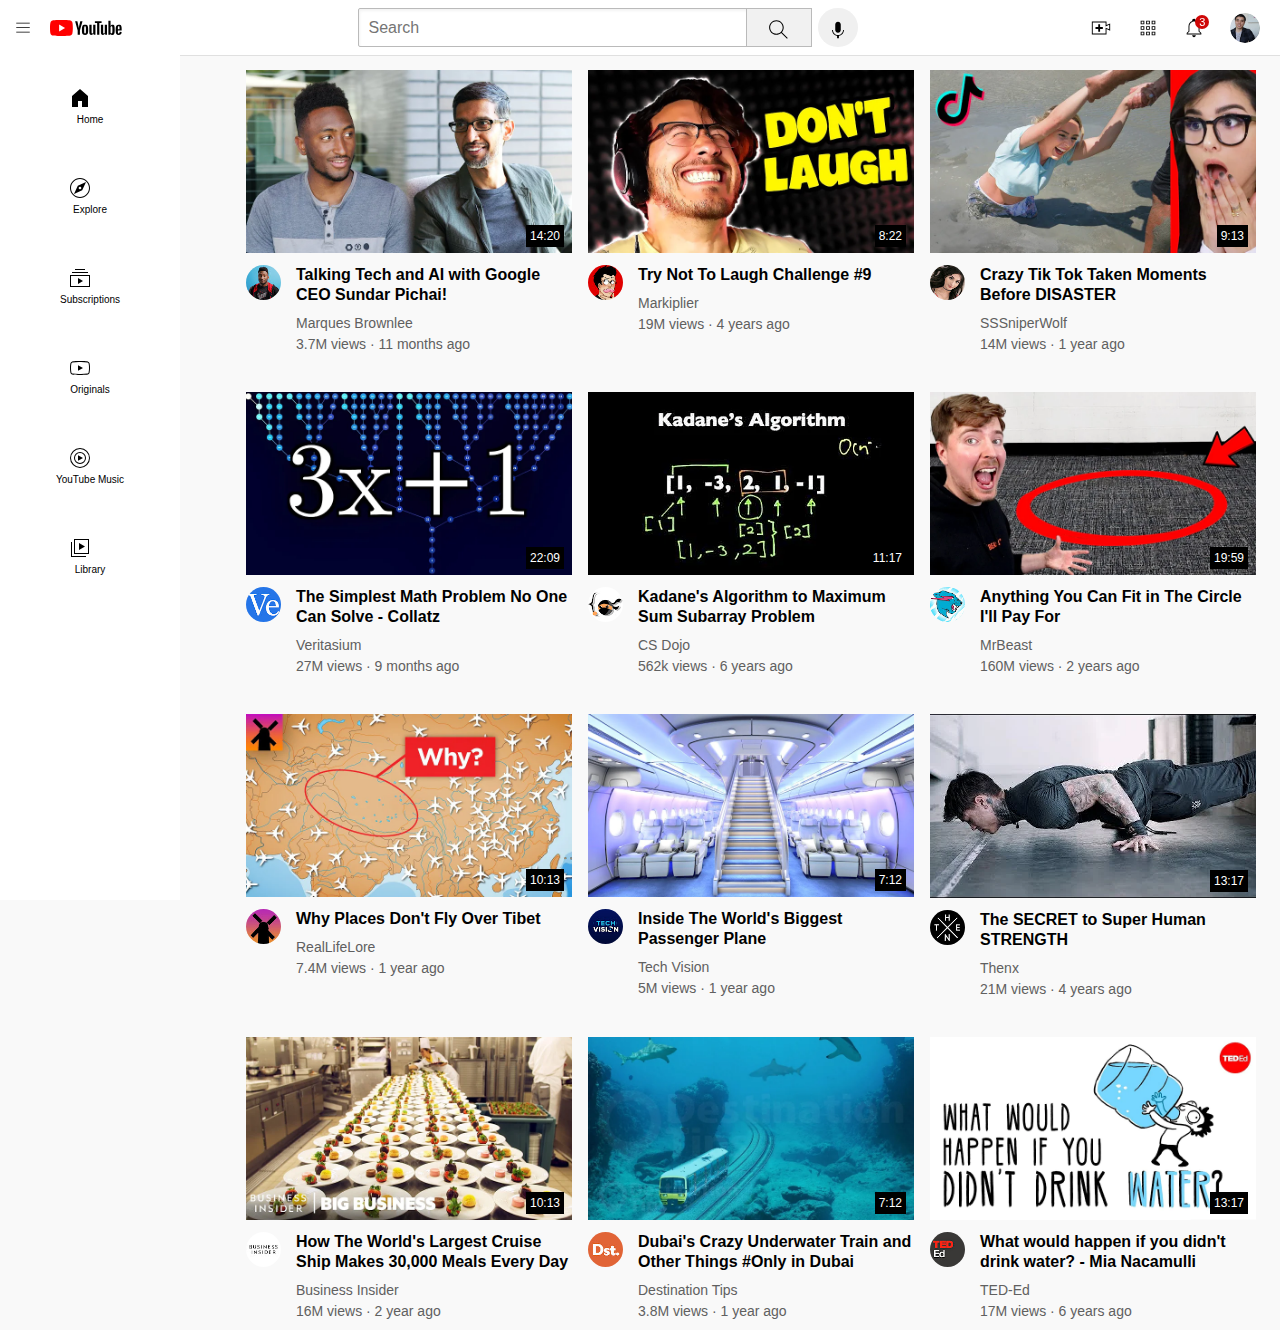
<file: index.html>
<!DOCTYPE html>
<html lang="en">
<head>
  <meta charset="UTF-8">
  <meta http-equiv="X-UA-Compatible" content="IE=edge">
  <meta name="viewport" content="width=device-width, initial-scale=1.0">
  <title>YouTube Clone</title>

  <link rel="stylesheet" href="index.css">
 
</head>
<body>
  
  <header class="header">
    <div class="left-section">
      <img class="hamburger-menu" src="hamburger-menu.svg" alt="">
      <img class="youtube-logo" src="youtube-logo.svg" alt="">
    </div>

  
    <div class="middle-section">
      <input class="search-bar" type="text" placeholder="Search">
      <button class="search-button">
        <img class="search-icon" src="search.svg" alt="">
        <div class="tooltip">Search</div>
      </button>
      <button class="voice-search-button">
        <img class="voice-search-icon" src="voice-search-icon.svg" alt="">
        <div class="tooltip">Search with your voice</div>
      </button>
    </div>

    <div class="right-section">
      <div class="upload-icon-container">
        <img class="upload-icon" src="upload.svg" alt="">
        <div class="tooltip">Create</div>
      </div>
      
      <div class="youtube-icon-container">
        <img class="youtube-icon" src="youtube-apps.svg" alt="">
        <div class="tooltip">Youtube apps</div>
      </div>

      <div class="notification-icon-container">
        <img class="notification-icon" src="notifications.svg" alt="">
        <div class="tooltip">Notifications</div>
        <div class="notification-count">3</div>
      </div>
      <img class="current-user-picture" src="my-channel.jpeg" alt="">
    </div>
  </header>

  <nav class="sidebar">
    <div class="sidebar-link">
      <img src="home.svg" alt="">
      <div>Home</div>
    </div>
    <div class="sidebar-link">
      <img src="explore.svg" alt="">
      <div>Explore</div>
    </div>
    <div class="sidebar-link">
      <img src="subscriptions.svg" alt="">
      <div>Subscriptions</div>
    </div>
    <div class="sidebar-link">
      <img src="originals.svg" alt="">
      <div>Originals</div>
    </div>
    <div class="sidebar-link">
      <img src="youtube-music.svg" alt="">
      <div>YouTube Music</div>
    </div>
    <div class="sidebar-link">
      <img src="library.svg" alt="">
      <div>Library</div>
    </div>
  </nav>
<main>
  <section class="video-grid">
    <div class="video-preview">
      <div class="thumbnail-row">
        <a href="https://youtube.com/watch?v=n2RNcPRtAiY" target="_blank"><img class="thumbnail" src="thumbnail-1.webp" alt=""></a>
        <div class="video-time">14:20</div>
      </div>
      <div class="video-info-grid">
        <div class="channel-picture-container">
          <div class="channel-picture">
            <a href="https://youtube.com/watch?v=n2RNcPRtAiY" target="_blank"><img class="profile-picture" src="channel-1.jpeg" alt=""></a>
            <div class="tooltip">
              <div>
                <img class="profile-picture-tooltip" src="channel-1.jpeg" alt="">
              </div>
              <div>
                <p class="video-author-tooltip">
                  Marques Brownlee
                </p>
                <p class="video-stats-tooltip">
                  15M subscribers
                </p>
              </div>              
            </div>
          </div>
        </div>
        <div class="video-info">
          <p class="video-title">
            Talking Tech and AI with Google CEO Sundar Pichai!
          </p>
          <p class="video-author">
            Marques Brownlee
          </p>
          <p class="video-stats">
            3.7M views &#183; 11 months ago
          </p>
        </div>
      </div>
    </div>
  
    <div class="video-preview">
      <div class="thumbnail-row">
        <a href="https://youtube.com/watch?v=mP0RAo9SKZk" target="_blank">
          <img class="thumbnail" src="thumbnail-2.webp" alt="">
        </a>
        <div class="video-time">8:22</div>
      </div>
      <div class="video-info-grid">
        <div class="channel-picture-container">
          <div class="channel-picture">
            <a href="https://youtube.com/watch?v=mP0RAo9SKZk" target="_blank"><img class="profile-picture" src="channel-2.jpeg" alt="">
            </a>
            <div class="tooltip">
              <div>
                <img class="profile-picture-tooltip" src="channel-2.jpeg" alt="">
              </div>
              <div>
                <p class="video-author-tooltip">
                  Markiplier
                </p>
                <p class="video-stats-tooltip">
                  30M subscribers
                </p>
              </div>              
            </div>
          </div>
        </div>
        <div class="video-info">
          <p class="video-title">
            Try Not To Laugh Challenge #9
          </p>
          <p class="video-author">
            Markiplier
          </p>
          <p class="video-stats">
            19M views &#183; 4 years ago
          </p>
        </div>
      </div>
    </div>
  
    <div class="video-preview">
      <div class="thumbnail-row">
        <a href="https://youtube.com/watch?v=FgjPQQeTh1w" target="_blank">
          <img class="thumbnail" src="thumbnail-3.webp" alt="">
        </a>
        <div class="video-time">9:13</div>
      </div>
      <div class="video-info-grid">
        <div class="channel-picture-container">
          <div class="channel-picture">
            <a href="https://youtube.com/watch?v=FgjPQQeTh1w" target="_blank">
              <img class="profile-picture" src="channel-3.jpeg" alt="">
            </a>
            <div class="tooltip">
              <div>
                <img class="profile-picture-tooltip" src="channel-3.jpeg" alt="">
              </div>
              <div>
                <p class="video-author-tooltip">
                  SSSniperWolf
                </p>
                <p class="video-stats-tooltip">
                  30M subscribers
                </p>
              </div>              
            </div>
          </div>
        </div>
        <div class="video-info">
            <p class="video-title">
              Crazy Tik Tok Taken Moments Before DISASTER
            </p>
          <p class="video-author">
            SSSniperWolf
          </p>
          <p class="video-stats">
            14M views &#183; 1 year ago
          </p>
        </div>
      </div>
    </div>
  
    <div class="video-preview">
      <div class="thumbnail-row">
        <a href="https://youtube.com/watch?v=094y1Z2wpJg" target="_blank">
          <img class="thumbnail" src="thumbnail-4.webp" alt="">
        </a>
        <div class="video-time">22:09</div>
      </div>
      <div class="video-info-grid">
        <div class="channel-picture-container">
          <div class="channel-picture">
            <a href="https://youtube.com/watch?v=094y1Z2wpJg" target="_blank">
              <img class="profile-picture" src="channel-4.jpeg" alt="">
            </a>
            <div class="tooltip">
              <div>
                <img class="profile-picture-tooltip" src="channel-4.jpeg" alt="">
              </div>
              <div>
                <p class="video-author-tooltip">
                  Veritasium
                </p>
                <p class="video-stats-tooltip">
                  30M subscribers
                </p>
              </div>              
            </div>
          </div>
        </div>
        <div class="video-info">
            <p class="video-title">
              The Simplest Math Problem No One Can Solve - Collatz
            </p>
          <p class="video-author">
            Veritasium
          </p>
          <p class="video-stats">
            27M views &#183; 9 months ago
          </p>
        </div>
      </div>
    </div>
  
    <div class="video-preview">
      <div class="thumbnail-row">
        <a href="https://youtube.com/watch?v=86CQq3pKSUw" target="_blank">
          <img class="thumbnail" src="thumbnail-5.webp" alt="">
        </a>
        <div class="video-time">11:17</div>
      </div>
      <div class="video-info-grid">
        <div class="channel-picture-container">
          <div class="channel-picture">
            <a href="https://youtube.com/watch?v=86CQq3pKSUw" target="_blank">
              <img class="profile-picture" src="channel-5.jpeg" alt="">
            </a>
            <div class="tooltip">
              <div>
                <img class="profile-picture-tooltip" src="channel-5.jpeg" alt="">
              </div>
              <div>
                <p class="video-author-tooltip">
                  CS Dojo
                </p>
                <p class="video-stats-tooltip">
                  30M subscribers
                </p>
              </div>              
            </div>
          </div>
        </div>
        <div class="video-info">
            <p class="video-title">
              Kadane's Algorithm to Maximum Sum Subarray Problem
            </p>
          <p class="video-author">
            CS Dojo
          </p>
          <p class="video-stats">
            562k views &#183; 6 years ago
          </p>
        </div>
      </div>
    </div>
  
    <div class="video-preview">
      <div class="thumbnail-row">
        <a href="https://youtube.com/watch?v=yXWw0_UfSFg" target="_blank">
          <img class="thumbnail" src="thumbnail-6.webp" alt="">
        </a>
        <div class="video-time">19:59</div>
      </div>
      <div class="video-info-grid">
        <div class="channel-picture-container">
          <div class="channel-picture">
            <a href="https://youtube.com/watch?v=yXWw0_UfSFg" target="_blank">
              <img class="profile-picture" src="channel-6.jpeg" alt="">
            </a>
            <div class="tooltip">
              <div>
                <img class="profile-picture-tooltip" src="channel-6.jpeg" alt="">
              </div>
              <div>
                <p class="video-author-tooltip">
                  MrBeast
                </p>
                <p class="video-stats-tooltip">
                  30M subscribers
                </p>
              </div>              
            </div>
          </div>
        </div>
        <div class="video-info">
            <p class="video-title">
              Anything You Can Fit in The Circle I'll Pay For
            </p>
          <p class="video-author">
            MrBeast
          </p>
          <p class="video-stats">
            160M views &#183; 2 years ago
          </p>
        </div>
      </div>
    </div>

    <div class="video-preview">
      <div class="thumbnail-row">
        <a href="https://youtube.com/watch?v=fNVa1qMbF9Y" target="_blank">
          <img class="thumbnail" src="thumbnail-7.webp" alt="">
        </a>
        <div class="video-time">10:13</div>
      </div>
      <div class="video-info-grid">
        <div class="channel-picture-container">
          <div class="channel-picture">
            <a href="https://youtube.com/watch?v=fNVa1qMbF9Y" target="_blank">
              <img class="profile-picture" src="channel-7.jpeg" alt="">
            </a>
            <div class="tooltip">
              <div>
                <img class="profile-picture-tooltip" src="channel-7.jpeg" alt="">
              </div>
              <div>
                <p class="video-author-tooltip">
                  RealLifeLore
                </p>
                <p class="video-stats-tooltip">
                  30M subscribers
                </p>
              </div>              
            </div>
          </div>
        </div>
        <div class="video-info">
            <p class="video-title">
              Why Places Don't Fly Over Tibet
            </p>
          <p class="video-author">
            RealLifeLore
          </p>
          <p class="video-stats">
            7.4M views &#183; 1 year ago
          </p>
        </div>
      </div>
    </div>
  
    <div class="video-preview">
      <div class="thumbnail-row">
        <a href="https://youtube.com/watch?v=lFm4EM1juls" target="_blank">
          <img class="thumbnail" src="thumbnail-8.webp" alt="">
        </a>
        <div class="video-time">7:12</div>
      </div>
      <div class="video-info-grid">
        <div class="channel-picture-container">
          <div class="channel-picture">
            <a href="https://youtube.com/watch?v=lFm4EM1juls" target="_blank">
              <img class="profile-picture" src="channel-8.jpeg" alt="">
            </a>
            <div class="tooltip">
              <div>
                <img class="profile-picture-tooltip" src="channel-8.jpeg" alt="">
              </div>
              <div>
                <p class="video-author-tooltip">
                  Tech Vision
                </p>
                <p class="video-stats-tooltip">
                  30M subscribers
                </p>
              </div>              
            </div>
          </div>
        </div>
        <div class="video-info">
            <p class="video-title">
              Inside The World's Biggest Passenger Plane
            </p>
          <p class="video-author">
            Tech Vision
          </p>
          <p class="video-stats">
            5M views &#183; 1 year ago
          </p>
        </div>
      </div>
    </div>
  
    <div class="video-preview">
      <div class="thumbnail-row">
        <a href="https://youtube.com/watch?v=ixmxOlcrlUc" target="_blank">
          <img class="thumbnail" src="thumbnail-9.webp" alt="">
        </a>
        <div class="video-time">13:17</div>
      </div>
      <div class="video-info-grid">
        <div class="channel-picture-container">
          <div class="channel-picture">
            <a href="https://youtube.com/watch?v=ixmxOlcrlUc" target="_blank">
              <img class="profile-picture" src="channel-9.jpeg" alt="">
            </a>
            <div class="tooltip">
              <div>
                <img class="profile-picture-tooltip" src="channel-9.jpeg" alt="">
              </div>
              <div>
                <p class="video-author-tooltip">
                  Thenx
                </p>
                <p class="video-stats-tooltip">
                  30M subscribers
                </p>
              </div>              
            </div>
          </div>
        </div>
        <div class="video-info">
            <p class="video-title">
              The SECRET to Super Human STRENGTH
          </p>
          <p class="video-author">
            Thenx
          </p>
          <p class="video-stats">
            21M views &#183; 4 years ago
          </p>
        </div>
      </div>
    </div>

    <div class="video-preview">
      <div class="thumbnail-row">
        <a href="https://youtube.com/watch?v=R2vXbFp5C9o" target="_blank">
          <img class="thumbnail" src="thumbnail-10.webp" alt="">
        </a>
        <div class="video-time">10:13</div>
      </div>
      <div class="video-info-grid">
        <div class="channel-picture-container">
          <div class="channel-picture">
            <a href="https://youtube.com/watch?v=R2vXbFp5C9o" target="_blank">
              <img class="profile-picture" src="channel-10.jpeg" alt="">
            </a>
            <div class="tooltip">
              <div>
                <img class="profile-picture-tooltip" src="channel-10.jpeg" alt="">
              </div>
              <div>
                <p class="video-author-tooltip">
                  Business Insider
                </p>
                <p class="video-stats-tooltip">
                  30M subscribers
                </p>
              </div>              
            </div>
          </div>
        </div>
        <div class="video-info">
            <p class="video-title">
              How The World's Largest Cruise Ship Makes 30,000 Meals Every Day
            </p>
          <p class="video-author">
            Business Insider
          </p>
          <p class="video-stats">
            16M views &#183; 2 year ago
          </p>
        </div>
      </div>
    </div>
  
    <div class="video-preview">
      <div class="thumbnail-row">
        <a href="https://youtube.com/watch?v=0nZuYyXET3s" target="_blank">
          <img class="thumbnail" src="thumbnail-11.webp" alt="">
        </a>
        <div class="video-time">7:12</div>
      </div>
      <div class="video-info-grid">
        <div class="channel-picture-container">
          <div class="channel-picture">
            <a href="https://youtube.com/watch?v=0nZuYyXET3s" target="_blank">
              <img class="profile-picture" src="channel-11.jpeg" alt="">
            </a>
            <div class="tooltip">
              <div>
                <img class="profile-picture-tooltip" src="channel-11.jpeg" alt="">
              </div>
              <div>
                <p class="video-author-tooltip">
                  Destination Tips
                </p>
                <p class="video-stats-tooltip">
                  30M subscribers
                </p>
              </div>              
            </div>
          </div>
        </div>
        <div class="video-info">
            <p class="video-title">
              Dubai's Crazy Underwater Train and Other Things #Only in Dubai
            </p>
          <p class="video-author">
            Destination Tips
          </p>
          <p class="video-stats">
            3.8M views &#183; 1 year ago
          </p>
        </div>
      </div>
    </div>
  
    <div class="video-preview">
      <div class="thumbnail-row">
        <a href="https://youtube.com/watch?v=9iMGFqMmUFs" target="_blank">
          <img class="thumbnail" src="thumbnail-12.webp" alt="">
        </a>
        <div class="video-time">13:17</div>
      </div>
      <div class="video-info-grid">
        <div class="channel-picture-container">
          <div class="channel-picture">
            <a href="https://youtube.com/watch?v=9iMGFqMmUFs" target="_blank">
              <img class="profile-picture" src="channel-12.jpeg" alt="">
            </a>
            <div class="tooltip">
              <div>
                <img class="profile-picture-tooltip" src="channel-12.jpeg" alt="">
              </div>
              <div>
                <p class="video-author-tooltip">
                  TED-Ed
                </p>
                <p class="video-stats-tooltip">
                  30M subscribers
                </p>
              </div>              
            </div>
          </div>
        </div>
        <div class="video-info">
            <p class="video-title">
              What would happen if you didn't drink water? - Mia Nacamulli
          </p>
          <p class="video-author">
            TED-Ed
          </p>
          <p class="video-stats">
            17M views &#183; 6 years ago
          </p>
        </div>
      </div>
    </div>
  </section>
</main>
</body>
</html>
</file>
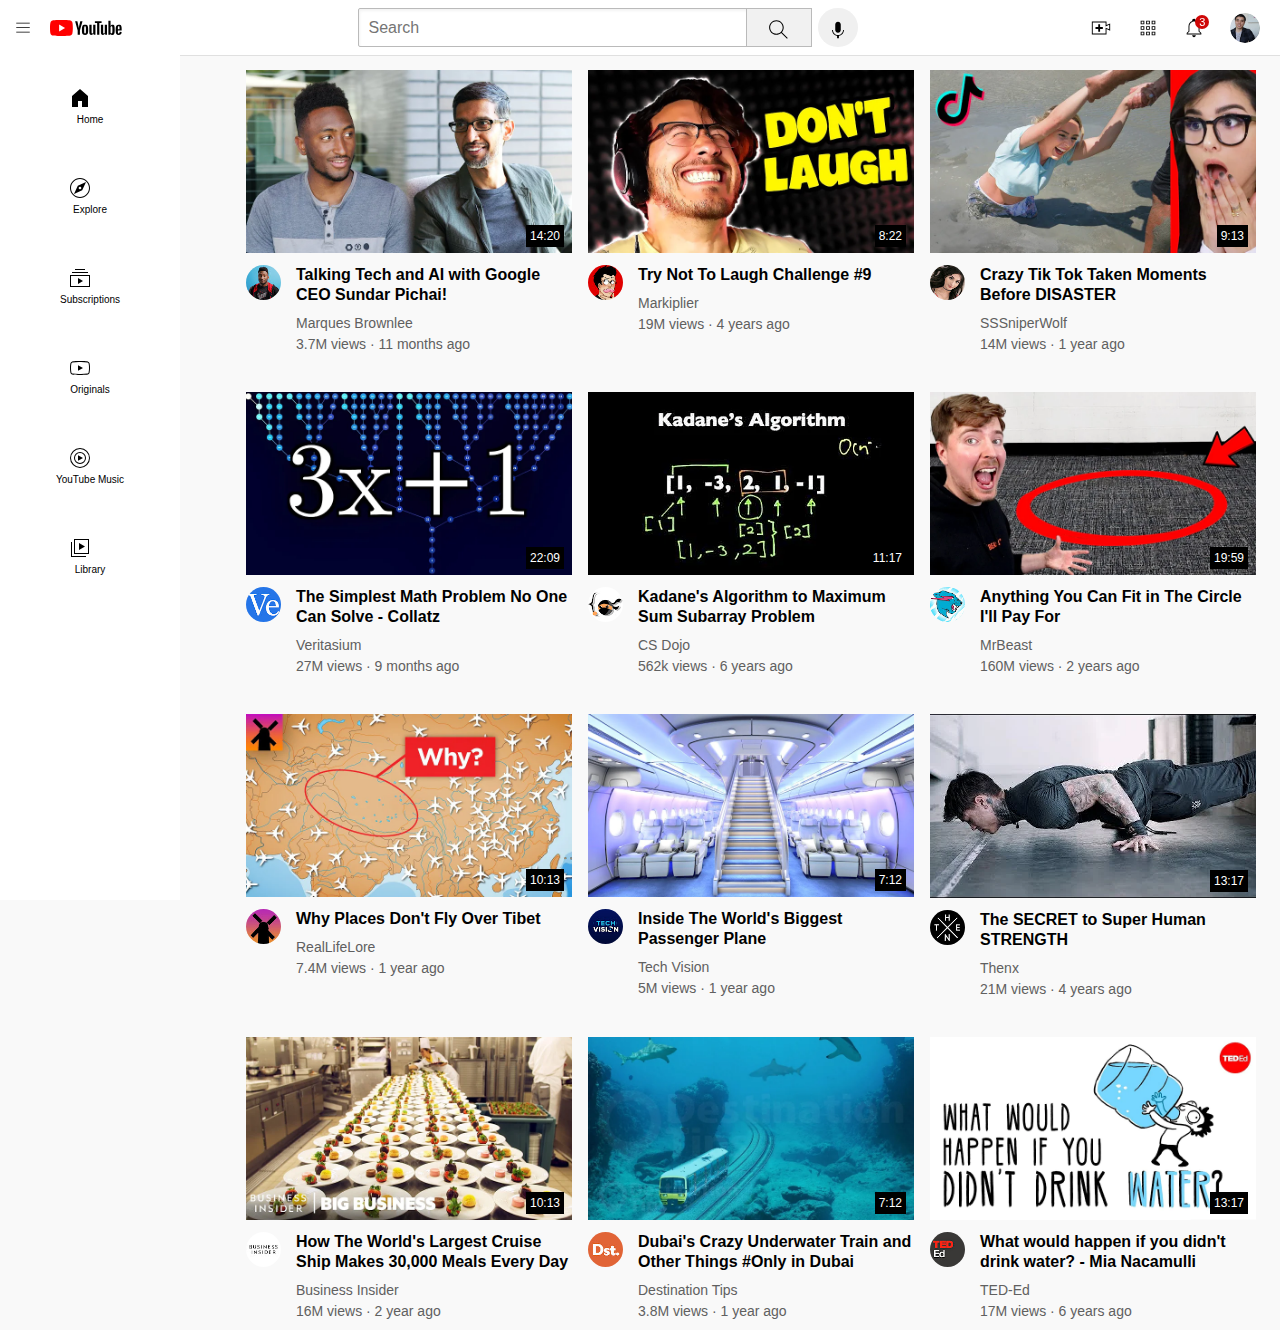
<file: YouTube.html>
<!DOCTYPE html>
<html lang="en">
<head>
  <meta charset="UTF-8">
  <meta http-equiv="X-UA-Compatible" content="IE=edge">
  <meta name="viewport" content="width=device-width, initial-scale=1.0">
  <title>YouTube Clone</title>

  <link rel="stylesheet" href="all.css">
 
</head>
<body>
  
  <div class="header">
    <div class="left-section">
      <img class="hamburger-menu" src="hamburger-menu.svg" alt="">
      <img class="youtube-logo" src="youtube-logo.svg" alt="">
    </div>

  
    <div class="middle-section">
      <input class="search-bar" type="text" placeholder="Search">
      <button class="search-button">
        <img class="search-icon" src="search.svg" alt="">
        <div class="tooltip">Search</div>
      </button>
      <button class="voice-search-button">
        <img class="voice-search-icon" src="voice-search-icon.svg" alt="">
        <div class="tooltip">Search with your voice</div>
      </button>
    </div>

    <div class="right-section">
      <div class="upload-icon-container">
        <img class="upload-icon" src="upload.svg" alt="">
        <div class="tooltip">Create</div>
      </div>
      
      <div class="youtube-icon-container">
        <img class="youtube-icon" src="youtube-apps.svg" alt="">
        <div class="tooltip">Youtube apps</div>
      </div>

      <div class="notification-icon-container">
        <img class="notification-icon" src="notifications.svg" alt="">
        <div class="tooltip">Notifications</div>
        <div class="notification-count">3</div>
      </div>
      <img class="current-user-picture" src="my-channel.jpeg" alt="">
    </div>
  </div>

  <div class="sidebar">
    <div class="sidebar-link">
      <img src="home.svg" alt="">
      <div>Home</div>
    </div>
    <div class="sidebar-link">
      <img src="explore.svg" alt="">
      <div>Explore</div>
    </div>
    <div class="sidebar-link">
      <img src="subscriptions.svg" alt="">
      <div>Subscriptions</div>
    </div>
    <div class="sidebar-link">
      <img src="originals.svg" alt="">
      <div>Originals</div>
    </div>
    <div class="sidebar-link">
      <img src="youtube-music.svg" alt="">
      <div>YouTube Music</div>
    </div>
    <div class="sidebar-link">
      <img src="library.svg" alt="">
      <div>Library</div>
    </div>
  </div>

  <div class="video-grid">
    <div class="video-preview">
      <div class="thumbnail-row">
        <a href="https://youtube.com/watch?v=n2RNcPRtAiY" target="_blank"><img class="thumbnail" src="thumbnail-1.webp" alt=""></a>
        <div class="video-time">14:20</div>
      </div>
      <div class="video-info-grid">
        <div class="channel-picture-container">
          <div class="channel-picture">
            <a href="https://youtube.com/watch?v=n2RNcPRtAiY" target="_blank"><img class="profile-picture" src="channel-1.jpeg" alt=""></a>
            <div class="tooltip">
              <div>
                <img class="profile-picture-tooltip" src="channel-1.jpeg" alt="">
              </div>
              <div>
                <p class="video-author-tooltip">
                  Marques Brownlee
                </p>
                <p class="video-stats-tooltip">
                  15M subscribers
                </p>
              </div>              
            </div>
          </div>
        </div>
        <div class="video-info">
          <p class="video-title">
            Talking Tech and AI with Google CEO Sundar Pichai!
          </p>
          <p class="video-author">
            Marques Brownlee
          </p>
          <p class="video-stats">
            3.7M views &#183; 11 months ago
          </p>
        </div>
      </div>
    </div>
  
    <div class="video-preview">
      <div class="thumbnail-row">
        <a href="https://youtube.com/watch?v=mP0RAo9SKZk" target="_blank">
          <img class="thumbnail" src="thumbnail-2.webp" alt="">
        </a>
        <div class="video-time">8:22</div>
      </div>
      <div class="video-info-grid">
        <div class="channel-picture-container">
          <div class="channel-picture">
            <a href="https://youtube.com/watch?v=mP0RAo9SKZk" target="_blank"><img class="profile-picture" src="channel-2.jpeg" alt="">
            </a>
            <div class="tooltip">
              <div>
                <img class="profile-picture-tooltip" src="channel-2.jpeg" alt="">
              </div>
              <div>
                <p class="video-author-tooltip">
                  Markiplier
                </p>
                <p class="video-stats-tooltip">
                  30M subscribers
                </p>
              </div>              
            </div>
          </div>
        </div>
        <div class="video-info">
          <p class="video-title">
            Try Not To Laugh Challenge #9
          </p>
          <p class="video-author">
            Markiplier
          </p>
          <p class="video-stats">
            19M views &#183; 4 years ago
          </p>
        </div>
      </div>
    </div>
  
    <div class="video-preview">
      <div class="thumbnail-row">
        <a href="https://youtube.com/watch?v=FgjPQQeTh1w" target="_blank">
          <img class="thumbnail" src="thumbnail-3.webp" alt="">
        </a>
        <div class="video-time">9:13</div>
      </div>
      <div class="video-info-grid">
        <div class="channel-picture-container">
          <div class="channel-picture">
            <a href="https://youtube.com/watch?v=FgjPQQeTh1w" target="_blank">
              <img class="profile-picture" src="channel-3.jpeg" alt="">
            </a>
            <div class="tooltip">
              <div>
                <img class="profile-picture-tooltip" src="channel-3.jpeg" alt="">
              </div>
              <div>
                <p class="video-author-tooltip">
                  SSSniperWolf
                </p>
                <p class="video-stats-tooltip">
                  30M subscribers
                </p>
              </div>              
            </div>
          </div>
        </div>
        <div class="video-info">
            <p class="video-title">
              Crazy Tik Tok Taken Moments Before DISASTER
            </p>
          <p class="video-author">
            SSSniperWolf
          </p>
          <p class="video-stats">
            14M views &#183; 1 year ago
          </p>
        </div>
      </div>
    </div>
  
    <div class="video-preview">
      <div class="thumbnail-row">
        <a href="https://youtube.com/watch?v=094y1Z2wpJg" target="_blank">
          <img class="thumbnail" src="thumbnail-4.webp" alt="">
        </a>
        <div class="video-time">22:09</div>
      </div>
      <div class="video-info-grid">
        <div class="channel-picture-container">
          <div class="channel-picture">
            <a href="https://youtube.com/watch?v=094y1Z2wpJg" target="_blank">
              <img class="profile-picture" src="channel-4.jpeg" alt="">
            </a>
            <div class="tooltip">
              <div>
                <img class="profile-picture-tooltip" src="channel-4.jpeg" alt="">
              </div>
              <div>
                <p class="video-author-tooltip">
                  Veritasium
                </p>
                <p class="video-stats-tooltip">
                  30M subscribers
                </p>
              </div>              
            </div>
          </div>
        </div>
        <div class="video-info">
            <p class="video-title">
              The Simplest Math Problem No One Can Solve - Collatz
            </p>
          <p class="video-author">
            Veritasium
          </p>
          <p class="video-stats">
            27M views &#183; 9 months ago
          </p>
        </div>
      </div>
    </div>
  
    <div class="video-preview">
      <div class="thumbnail-row">
        <a href="https://youtube.com/watch?v=86CQq3pKSUw" target="_blank">
          <img class="thumbnail" src="thumbnail-5.webp" alt="">
        </a>
        <div class="video-time">11:17</div>
      </div>
      <div class="video-info-grid">
        <div class="channel-picture-container">
          <div class="channel-picture">
            <a href="https://youtube.com/watch?v=86CQq3pKSUw" target="_blank">
              <img class="profile-picture" src="channel-5.jpeg" alt="">
            </a>
            <div class="tooltip">
              <div>
                <img class="profile-picture-tooltip" src="channel-5.jpeg" alt="">
              </div>
              <div>
                <p class="video-author-tooltip">
                  CS Dojo
                </p>
                <p class="video-stats-tooltip">
                  30M subscribers
                </p>
              </div>              
            </div>
          </div>
        </div>
        <div class="video-info">
            <p class="video-title">
              Kadane's Algorithm to Maximum Sum Subarray Problem
            </p>
          <p class="video-author">
            CS Dojo
          </p>
          <p class="video-stats">
            562k views &#183; 6 years ago
          </p>
        </div>
      </div>
    </div>
  
    <div class="video-preview">
      <div class="thumbnail-row">
        <a href="https://youtube.com/watch?v=yXWw0_UfSFg" target="_blank">
          <img class="thumbnail" src="thumbnail-6.webp" alt="">
        </a>
        <div class="video-time">19:59</div>
      </div>
      <div class="video-info-grid">
        <div class="channel-picture-container">
          <div class="channel-picture">
            <a href="https://youtube.com/watch?v=yXWw0_UfSFg" target="_blank">
              <img class="profile-picture" src="channel-6.jpeg" alt="">
            </a>
            <div class="tooltip">
              <div>
                <img class="profile-picture-tooltip" src="channel-6.jpeg" alt="">
              </div>
              <div>
                <p class="video-author-tooltip">
                  MrBeast
                </p>
                <p class="video-stats-tooltip">
                  30M subscribers
                </p>
              </div>              
            </div>
          </div>
        </div>
        <div class="video-info">
            <p class="video-title">
              Anything You Can Fit in The Circle I'll Pay For
            </p>
          <p class="video-author">
            MrBeast
          </p>
          <p class="video-stats">
            160M views &#183; 2 years ago
          </p>
        </div>
      </div>
    </div>

    <div class="video-preview">
      <div class="thumbnail-row">
        <a href="https://youtube.com/watch?v=fNVa1qMbF9Y" target="_blank">
          <img class="thumbnail" src="thumbnail-7.webp" alt="">
        </a>
        <div class="video-time">10:13</div>
      </div>
      <div class="video-info-grid">
        <div class="channel-picture-container">
          <div class="channel-picture">
            <a href="https://youtube.com/watch?v=fNVa1qMbF9Y" target="_blank">
              <img class="profile-picture" src="channel-7.jpeg" alt="">
            </a>
            <div class="tooltip">
              <div>
                <img class="profile-picture-tooltip" src="channel-7.jpeg" alt="">
              </div>
              <div>
                <p class="video-author-tooltip">
                  RealLifeLore
                </p>
                <p class="video-stats-tooltip">
                  30M subscribers
                </p>
              </div>              
            </div>
          </div>
        </div>
        <div class="video-info">
            <p class="video-title">
              Why Places Don't Fly Over Tibet
            </p>
          <p class="video-author">
            RealLifeLore
          </p>
          <p class="video-stats">
            7.4M views &#183; 1 year ago
          </p>
        </div>
      </div>
    </div>
  
    <div class="video-preview">
      <div class="thumbnail-row">
        <a href="https://youtube.com/watch?v=lFm4EM1juls" target="_blank">
          <img class="thumbnail" src="thumbnail-8.webp" alt="">
        </a>
        <div class="video-time">7:12</div>
      </div>
      <div class="video-info-grid">
        <div class="channel-picture-container">
          <div class="channel-picture">
            <a href="https://youtube.com/watch?v=lFm4EM1juls" target="_blank">
              <img class="profile-picture" src="channel-8.jpeg" alt="">
            </a>
            <div class="tooltip">
              <div>
                <img class="profile-picture-tooltip" src="channel-8.jpeg" alt="">
              </div>
              <div>
                <p class="video-author-tooltip">
                  Tech Vision
                </p>
                <p class="video-stats-tooltip">
                  30M subscribers
                </p>
              </div>              
            </div>
          </div>
        </div>
        <div class="video-info">
            <p class="video-title">
              Inside The World's Biggest Passenger Plane
            </p>
          <p class="video-author">
            Tech Vision
          </p>
          <p class="video-stats">
            5M views &#183; 1 year ago
          </p>
        </div>
      </div>
    </div>
  
    <div class="video-preview">
      <div class="thumbnail-row">
        <a href="https://youtube.com/watch?v=ixmxOlcrlUc" target="_blank">
          <img class="thumbnail" src="thumbnail-9.webp" alt="">
        </a>
        <div class="video-time">13:17</div>
      </div>
      <div class="video-info-grid">
        <div class="channel-picture-container">
          <div class="channel-picture">
            <a href="https://youtube.com/watch?v=ixmxOlcrlUc" target="_blank">
              <img class="profile-picture" src="channel-9.jpeg" alt="">
            </a>
            <div class="tooltip">
              <div>
                <img class="profile-picture-tooltip" src="channel-9.jpeg" alt="">
              </div>
              <div>
                <p class="video-author-tooltip">
                  Thenx
                </p>
                <p class="video-stats-tooltip">
                  30M subscribers
                </p>
              </div>              
            </div>
          </div>
        </div>
        <div class="video-info">
            <p class="video-title">
              The SECRET to Super Human STRENGTH
          </p>
          <p class="video-author">
            Thenx
          </p>
          <p class="video-stats">
            21M views &#183; 4 years ago
          </p>
        </div>
      </div>
    </div>

    <div class="video-preview">
      <div class="thumbnail-row">
        <a href="https://youtube.com/watch?v=R2vXbFp5C9o" target="_blank">
          <img class="thumbnail" src="thumbnail-10.webp" alt="">
        </a>
        <div class="video-time">10:13</div>
      </div>
      <div class="video-info-grid">
        <div class="channel-picture-container">
          <div class="channel-picture">
            <a href="https://youtube.com/watch?v=R2vXbFp5C9o" target="_blank">
              <img class="profile-picture" src="channel-10.jpeg" alt="">
            </a>
            <div class="tooltip">
              <div>
                <img class="profile-picture-tooltip" src="channel-10.jpeg" alt="">
              </div>
              <div>
                <p class="video-author-tooltip">
                  Business Insider
                </p>
                <p class="video-stats-tooltip">
                  30M subscribers
                </p>
              </div>              
            </div>
          </div>
        </div>
        <div class="video-info">
            <p class="video-title">
              How The World's Largest Cruise Ship Makes 30,000 Meals Every Day
            </p>
          <p class="video-author">
            Business Insider
          </p>
          <p class="video-stats">
            16M views &#183; 2 year ago
          </p>
        </div>
      </div>
    </div>
  
    <div class="video-preview">
      <div class="thumbnail-row">
        <a href="https://youtube.com/watch?v=0nZuYyXET3s" target="_blank">
          <img class="thumbnail" src="thumbnail-11.webp" alt="">
        </a>
        <div class="video-time">7:12</div>
      </div>
      <div class="video-info-grid">
        <div class="channel-picture-container">
          <div class="channel-picture">
            <a href="https://youtube.com/watch?v=0nZuYyXET3s" target="_blank">
              <img class="profile-picture" src="channel-11.jpeg" alt="">
            </a>
            <div class="tooltip">
              <div>
                <img class="profile-picture-tooltip" src="channel-11.jpeg" alt="">
              </div>
              <div>
                <p class="video-author-tooltip">
                  Destination Tips
                </p>
                <p class="video-stats-tooltip">
                  30M subscribers
                </p>
              </div>              
            </div>
          </div>
        </div>
        <div class="video-info">
            <p class="video-title">
              Dubai's Crazy Underwater Train and Other Things #Only in Dubai
            </p>
          <p class="video-author">
            Destination Tips
          </p>
          <p class="video-stats">
            3.8M views &#183; 1 year ago
          </p>
        </div>
      </div>
    </div>
  
    <div class="video-preview">
      <div class="thumbnail-row">
        <a href="https://youtube.com/watch?v=9iMGFqMmUFs" target="_blank">
          <img class="thumbnail" src="thumbnail-12.webp" alt="">
        </a>
        <div class="video-time">13:17</div>
      </div>
      <div class="video-info-grid">
        <div class="channel-picture-container">
          <div class="channel-picture">
            <a href="https://youtube.com/watch?v=9iMGFqMmUFs" target="_blank">
              <img class="profile-picture" src="channel-12.jpeg" alt="">
            </a>
            <div class="tooltip">
              <div>
                <img class="profile-picture-tooltip" src="channel-12.jpeg" alt="">
              </div>
              <div>
                <p class="video-author-tooltip">
                  TED-Ed
                </p>
                <p class="video-stats-tooltip">
                  30M subscribers
                </p>
              </div>              
            </div>
          </div>
        </div>
        <div class="video-info">
            <p class="video-title">
              What would happen if you didn't drink water? - Mia Nacamulli
          </p>
          <p class="video-author">
            TED-Ed
          </p>
          <p class="video-stats">
            17M views &#183; 6 years ago
          </p>
        </div>
      </div>
    </div>
  </div>
</body>
</html>
</file>
<file: index.css>
/*General*/
p{
  font-family: Arial;
  margin-top: 0;
  margin-bottom: 0;
}

body{
  margin: 0;
  padding-top: 70px;
  padding-left: 96px;
  padding-right: 24px;
  background-color: rgb(249, 249, 249);
}

/*Header*/
.header{
  height: 55px;

  display: flex;
  flex-direction: row;
  justify-content: space-between ;

  position: fixed;
  top: 0;
  right: 0;
  left: 0;
  z-index: 100;

  background-color: white;
  border-bottom-width: 1px;
  border-bottom-style: solid;
  border-bottom-color: rgb(224, 224, 224);
}

.left-section{
  width: 100px;
  align-items: center;
  display: flex;
}
.hamburger-menu{
  height: 18px;
  margin-right: 18px;
  margin-left: 14px;
}
.youtube-logo{
  height: 16px;
}

.middle-section{
  flex: 1;
  margin-left: 60px;
  margin-right: 35px;
  max-width: 500px;
  display: flex;
  align-items: center;
}
.search-bar{
  flex: 1;
  height: 35px;
  padding-left: 10px;
  font-size: 16px;
  border-style: solid;
  border-color: rgb(186, 186, 186);
  border-width: 1px;
  border-radius: 2px;
  box-shadow: inset 1px 2px 3px rgba(0, 0, 0, 0.05);
  width: 0;
}

.search-bar::placeholder{
  font-family: Arial;
  font-size: 16px;
}

.search-button{
  height: 39px;
  width: 66px;
  background-color: rgb(241, 241, 241);
  border-width: 1px;
  border-style: solid;
  border-color: rgb(186, 186, 186);
  margin-left: -2px;
  margin-right: 6px;
}
.search-button, 
.voice-search-button,
.upload-icon-container,
.youtube-icon-container,
.notification-icon-container {
  position: relative;
  display: flex;
  justify-content: center;
  align-items: center;
}

.channel-picture-container{
  position: relative;
  display: flex;
}
.tooltip{
  display: flex;
  align-items: center;
  position: absolute;
  padding-left: 10px;
  padding-top: 8px;
  padding-bottom: 5px;
  padding-right: 20px;
  border-width: 1px;
  border-style: solid;
  border-color: rgb(255, 255, 255);
  box-shadow: 2px 1px 5px rgba(0, 0, 0, 0.3);
  border-radius: 5px;
  white-space: nowrap;
  background-color: white;
  opacity: 0;
  transition: opacity 0.15s;
  pointer-events: none;
}
.tooltip:hover {
  opacity: 1;
}
.video-author-tooltip{
  font-weight: bold;
  font-family: Arial;
  line-height: 25px;
  font-size: 16px;

}
.video-stats-tooltip{
  color: rgb(74, 73, 73);
  font-size: 13px;
  margin-top: 3px;
}
.profile-picture-tooltip{
  width: 40px;
  border-radius: 20px;
  margin-right: 10px;
}

.search-button .tooltip, .voice-search-button .tooltip,
.upload-icon-container .tooltip,
.youtube-icon-container .tooltip,
.notification-icon-container .tooltip {
  font-family: Arial;
  position: absolute;
  background-color: gray;
  color: white;
  padding-top: 4px;
  padding-bottom: 4px;
  padding-left: 8px;
  padding-right: 8px;
  font-size: 12px;
  bottom: -25px;
  opacity: 0;
  transition: opacity 0.15s;
  pointer-events: none;
  white-space: nowrap;
}

.search-button:hover .tooltip, .voice-search-button:hover .tooltip,
.upload-icon-container:hover .tooltip,
.youtube-icon-container:hover .tooltip,
.notification-icon-container:hover .tooltip,
.channel-picture-container:hover .tooltip {
  opacity: 1;
}



.search-icon{
  height: 25px;
  margin-top: 4px;
}

.voice-search-button{
  height: 39px;
  width: 40px;
  border-radius: 20px;
  border: none;
  background-color: rgb(240, 240, 240);
}
.voice-search-icon{
  height: 22px;
  margin-top: 4px;
}

.right-section{
  width: 170px;
  display: flex;
  justify-content: space-between;
  margin-right: 20px;
  align-items: center;
  flex-shrink: 0;
}
.upload-icon, .youtube-icon, .notification-icon{
  height: 22px;
}
.notification-icon-container{
  position: relative;
}
.notification-count{
  position: absolute;
  top: -2px;
  right: -4px;
  background-color: rgb(207, 7, 7);
  color: white;
  font-family: Arial;
  font-size: 11px;
  padding-left: 4px;
  padding-right: 4px;
  padding-top: 1px;
  padding-bottom: 1px;
  border-radius: 10px;
}

.current-user-picture{
  height: 30px;
  border-radius: 20px;
}

/*sidebar*/
.sidebar{
  position: fixed;
  left: 0;
  top: 55px;
  width: 72px;
  bottom: 0;
  background-color: white;
  z-index: 200;
  padding-top: 5px;
}

.sidebar-link{
  height: 74px;
  display: flex;
  justify-content: center;
  align-items: center;
  flex-direction: column;
  cursor: pointer;
}

.sidebar-link:hover{
  background-color: rgb(236, 236, 236);
}

.sidebar-link img{
  height: 24px;
  margin-bottom: 4px;
}

.sidebar-link div{
  font-family: Arial;
  font-size: 10px;
}

/*video*/
.thumbnail{
  width: 100%;
}

.video-info-grid{
  display: grid;
  grid-template-columns: 50px 1fr;
}

.channel-picture{
  vertical-align: top;
}

.video-title{
  margin-top: 0; 
  font-size: 13px;
  font-weight: bold;
  line-height: 14px;
  margin-bottom: 10px;
}

.thumbnail-row{
  margin-bottom: 8px;
  position: relative;
}

.profile-picture{
  width: 35px;
  border-radius: 20px;
}

.video-author{
  font-size: 12px;
  color: rgb(96, 96, 96);
  margin-bottom: 5px;
}
.video-stats{
  font-size: 12px;
  color: rgb(96, 96, 96);
}

.video-grid{
  display: grid;
  grid-template-columns: 1fr 1fr 1fr;
  column-gap: 16px;
  row-gap: 40px;
}

.video-time{
  background-color: black;
  color: white;
  position: absolute;
  bottom: 10px;
  font-family: Arial;
  font-size: 12px;
  font-weight: 500;
  padding-left: 4px;
  padding-right: 4px;
  padding-top: 4px;
  padding-bottom: 4px;
  right: 8px;
}

@media (min-width: 1000px) {
  .video-title {
    line-height: 20px;
    font-size: 16px;
  }
}

@media (min-width: 1000px) {
  .video-author,
  .video-stats {
    font-size: 14px;
  }
}

@media (max-width: 1200px) {
  .sidebar{
  position: fixed;
  left: 0;
  top: 55px;
  width: 72px;
  bottom: 0;
  background-color: white;
  z-index: 200;
  padding-top: 5px;
}

  .sidebar-link{
  height: 74px;
  display: flex;
  justify-content: center;
  align-items: center;
  flex-direction: column;
  cursor: pointer;
}

  .sidebar-link:hover{
  background-color: rgb(236, 236, 236);
}

  .sidebar-link img{
  height: 24px;
  margin-bottom: 4px;
}

  .sidebar-link div{
  font-family: Arial;
  font-size: 10px;
}

}

@media (min-width: 1200.1px) {
  .sidebar{
  position: fixed;
  left: 0;
  top: 55px;
  width: 180px;
  bottom: 0;
  background-color: white;
  z-index: 200;
  padding-top: 5px;
}

.sidebar-link{
  display: flex;
  align-items: center;
  cursor: pointer;
  padding: 8px 24px;
}

.sidebar-link:hover{
  background-color: rgb(236, 236, 236);
}

.sidebar-link img{
  height: 24px;
  margin-right: 20px;
}

.sidebar-link div{
  font-family: Arial;
  font-size: 10px;
}

}

@media (min-width: 1200.1px) {
  body {
    margin-left: 150px;
  }
}
</file>
<file: all.css>
/*General*/
p{
  font-family: Arial;
  margin-top: 0;
  margin-bottom: 0;
}

body{
  margin: 0;
  padding-top: 70px;
  padding-left: 96px;
  padding-right: 24px;
  background-color: rgb(249, 249, 249);
}

/*Header*/
.header{
  height: 55px;

  display: flex;
  flex-direction: row;
  justify-content: space-between ;

  position: fixed;
  top: 0;
  right: 0;
  left: 0;
  z-index: 100;

  background-color: white;
  border-bottom-width: 1px;
  border-bottom-style: solid;
  border-bottom-color: rgb(224, 224, 224);
}

.left-section{
  width: 100px;
  align-items: center;
  display: flex;
}
.hamburger-menu{
  height: 18px;
  margin-right: 18px;
  margin-left: 14px;
}
.youtube-logo{
  height: 16px;
}

.middle-section{
  flex: 1;
  margin-left: 60px;
  margin-right: 35px;
  max-width: 500px;
  display: flex;
  align-items: center;
}
.search-bar{
  flex: 1;
  height: 35px;
  padding-left: 10px;
  font-size: 16px;
  border-style: solid;
  border-color: rgb(186, 186, 186);
  border-width: 1px;
  border-radius: 2px;
  box-shadow: inset 1px 2px 3px rgba(0, 0, 0, 0.05);
  width: 0;
}

.search-bar::placeholder{
  font-family: Arial;
  font-size: 16px;
}

.search-button{
  height: 39px;
  width: 66px;
  background-color: rgb(241, 241, 241);
  border-width: 1px;
  border-style: solid;
  border-color: rgb(186, 186, 186);
  margin-left: -2px;
  margin-right: 6px;
}
.search-button, 
.voice-search-button,
.upload-icon-container,
.youtube-icon-container,
.notification-icon-container {
  position: relative;
  display: flex;
  justify-content: center;
  align-items: center;
}

.channel-picture-container{
  position: relative;
  display: flex;
}
.tooltip{
  display: flex;
  align-items: center;
  position: absolute;
  padding-left: 10px;
  padding-top: 8px;
  padding-bottom: 5px;
  padding-right: 20px;
  border-width: 1px;
  border-style: solid;
  border-color: rgb(255, 255, 255);
  box-shadow: 2px 1px 5px rgba(0, 0, 0, 0.3);
  border-radius: 5px;
  white-space: nowrap;
  background-color: white;
  opacity: 0;
  transition: opacity 0.15s;
  pointer-events: none;
}
.tooltip:hover {
  opacity: 1;
}
.video-author-tooltip{
  font-weight: bold;
  font-family: Arial;
  line-height: 25px;
  font-size: 16px;

}
.video-stats-tooltip{
  color: rgb(74, 73, 73);
  font-size: 13px;
  margin-top: 3px;
}
.profile-picture-tooltip{
  width: 40px;
  border-radius: 20px;
  margin-right: 10px;
}

.search-button .tooltip, .voice-search-button .tooltip,
.upload-icon-container .tooltip,
.youtube-icon-container .tooltip,
.notification-icon-container .tooltip {
  font-family: Arial;
  position: absolute;
  background-color: gray;
  color: white;
  padding-top: 4px;
  padding-bottom: 4px;
  padding-left: 8px;
  padding-right: 8px;
  font-size: 12px;
  bottom: -25px;
  opacity: 0;
  transition: opacity 0.15s;
  pointer-events: none;
  white-space: nowrap;
}

.search-button:hover .tooltip, .voice-search-button:hover .tooltip,
.upload-icon-container:hover .tooltip,
.youtube-icon-container:hover .tooltip,
.notification-icon-container:hover .tooltip,
.channel-picture-container:hover .tooltip {
  opacity: 1;
}



.search-icon{
  height: 25px;
  margin-top: 4px;
}

.voice-search-button{
  height: 39px;
  width: 40px;
  border-radius: 20px;
  border: none;
  background-color: rgb(240, 240, 240);
}
.voice-search-icon{
  height: 22px;
  margin-top: 4px;
}

.right-section{
  width: 170px;
  display: flex;
  justify-content: space-between;
  margin-right: 20px;
  align-items: center;
  flex-shrink: 0;
}
.upload-icon, .youtube-icon, .notification-icon{
  height: 22px;
}
.notification-icon-container{
  position: relative;
}
.notification-count{
  position: absolute;
  top: -2px;
  right: -4px;
  background-color: rgb(207, 7, 7);
  color: white;
  font-family: Arial;
  font-size: 11px;
  padding-left: 4px;
  padding-right: 4px;
  padding-top: 1px;
  padding-bottom: 1px;
  border-radius: 10px;
}

.current-user-picture{
  height: 30px;
  border-radius: 20px;
}

/*sidebar*/
.sidebar{
  position: fixed;
  left: 0;
  top: 55px;
  width: 72px;
  bottom: 0;
  background-color: white;
  z-index: 200;
  padding-top: 5px;
}

.sidebar-link{
  height: 74px;
  display: flex;
  justify-content: center;
  align-items: center;
  flex-direction: column;
  cursor: pointer;
}

.sidebar-link:hover{
  background-color: rgb(236, 236, 236);
}

.sidebar-link img{
  height: 24px;
  margin-bottom: 4px;
}

.sidebar-link div{
  font-family: Arial;
  font-size: 10px;
}

/*video*/
.thumbnail{
  width: 100%;
}

.video-info-grid{
  display: grid;
  grid-template-columns: 50px 1fr;
}

.channel-picture{
  vertical-align: top;
}

.video-title{
  margin-top: 0; 
  font-size: 13px;
  font-weight: bold;
  line-height: 14px;
  margin-bottom: 10px;
}

.thumbnail-row{
  margin-bottom: 8px;
  position: relative;
}

.profile-picture{
  width: 35px;
  border-radius: 20px;
}

.video-author{
  font-size: 12px;
  color: rgb(96, 96, 96);
  margin-bottom: 5px;
}
.video-stats{
  font-size: 12px;
  color: rgb(96, 96, 96);
}

.video-grid{
  display: grid;
  grid-template-columns: 1fr 1fr 1fr;
  column-gap: 16px;
  row-gap: 40px;
}

.video-time{
  background-color: black;
  color: white;
  position: absolute;
  bottom: 10px;
  font-family: Arial;
  font-size: 12px;
  font-weight: 500;
  padding-left: 4px;
  padding-right: 4px;
  padding-top: 4px;
  padding-bottom: 4px;
  right: 8px;
}

@media (min-width: 1000px) {
  .video-title {
    line-height: 20px;
    font-size: 16px;
  }
}

@media (min-width: 1000px) {
  .video-author,
  .video-stats {
    font-size: 14px;
  }
}

@media (max-width: 1200px) {
  .sidebar{
  position: fixed;
  left: 0;
  top: 55px;
  width: 72px;
  bottom: 0;
  background-color: white;
  z-index: 200;
  padding-top: 5px;
}

  .sidebar-link{
  height: 74px;
  display: flex;
  justify-content: center;
  align-items: center;
  flex-direction: column;
  cursor: pointer;
}

  .sidebar-link:hover{
  background-color: rgb(236, 236, 236);
}

  .sidebar-link img{
  height: 24px;
  margin-bottom: 4px;
}

  .sidebar-link div{
  font-family: Arial;
  font-size: 10px;
}

}

@media (min-width: 1200.1px) {
  .sidebar{
  position: fixed;
  left: 0;
  top: 55px;
  width: 180px;
  bottom: 0;
  background-color: white;
  z-index: 200;
  padding-top: 5px;
}

.sidebar-link{
  display: flex;
  align-items: center;
  cursor: pointer;
  padding: 8px 24px;
}

.sidebar-link:hover{
  background-color: rgb(236, 236, 236);
}

.sidebar-link img{
  height: 24px;
  margin-right: 20px;
}

.sidebar-link div{
  font-family: Arial;
  font-size: 10px;
}

}

@media (min-width: 1200.1px) {
  body {
    margin-left: 150px;
  }
}
</file>
